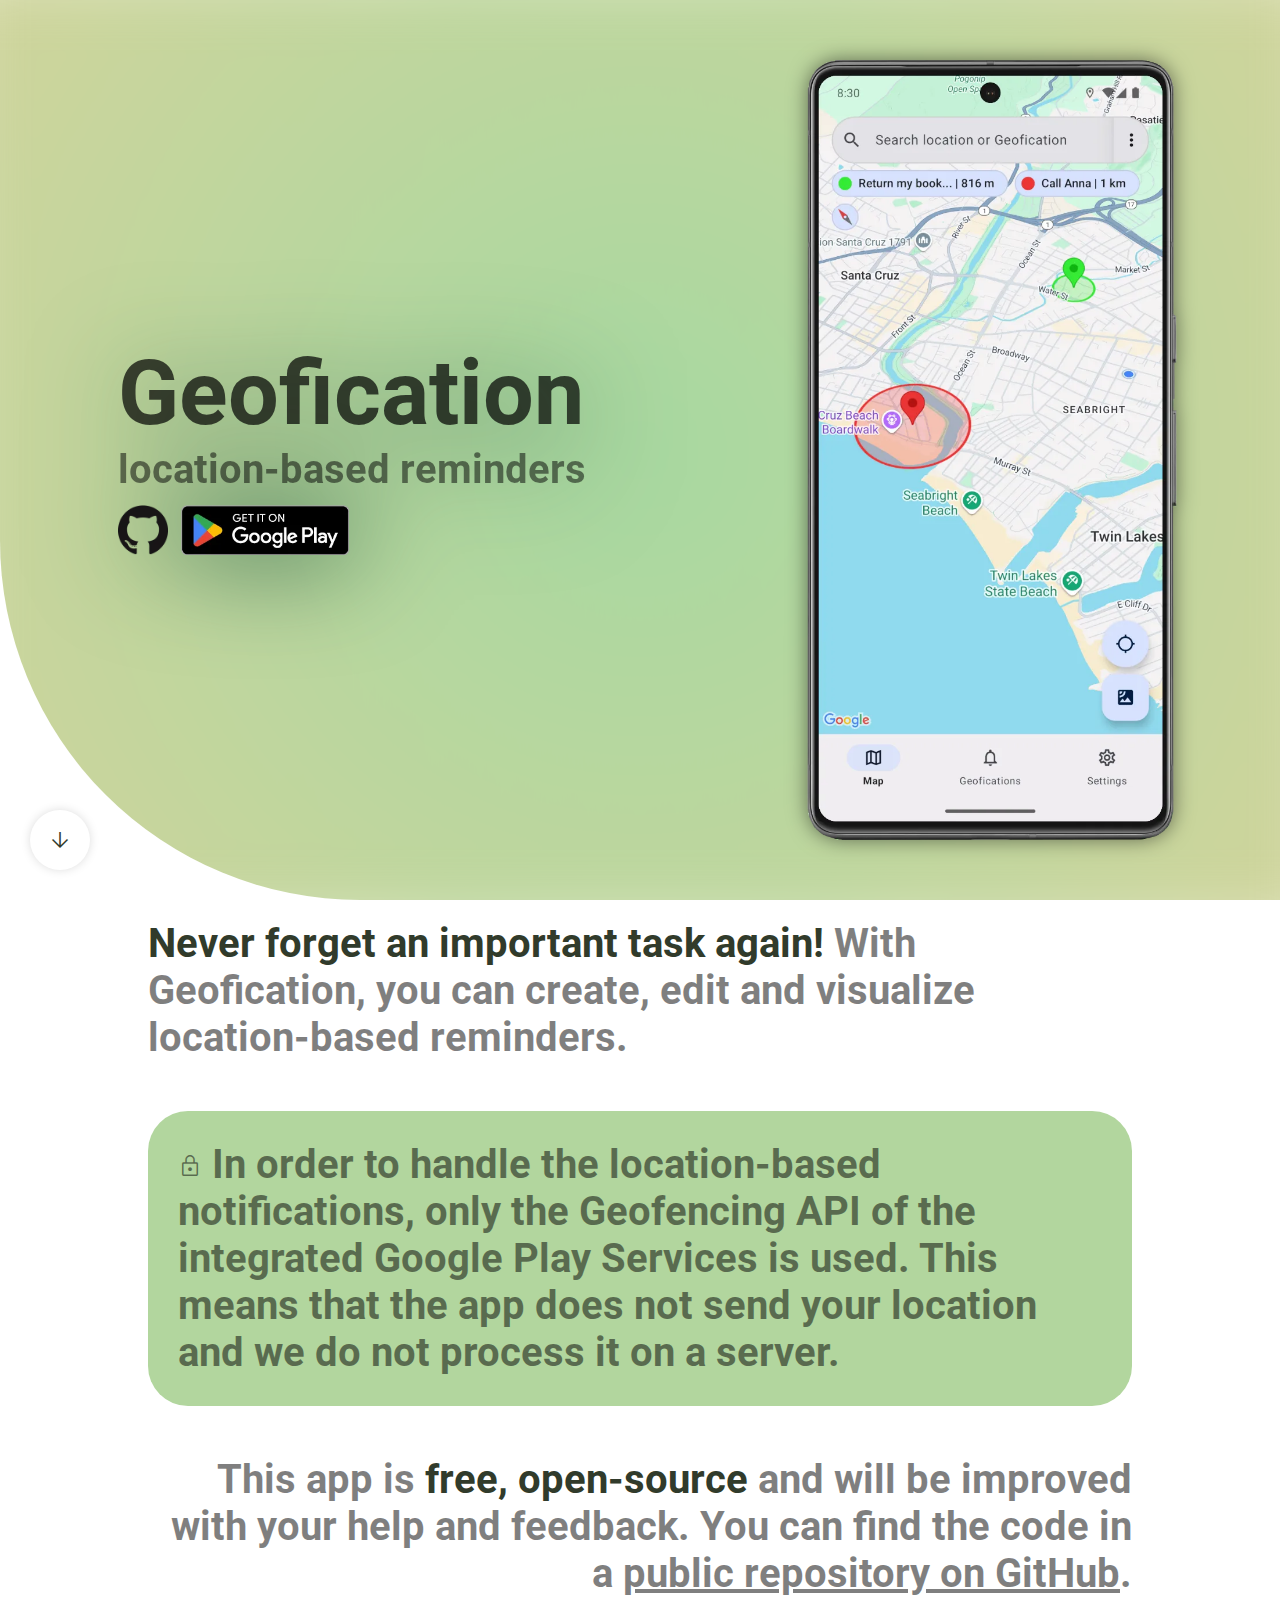
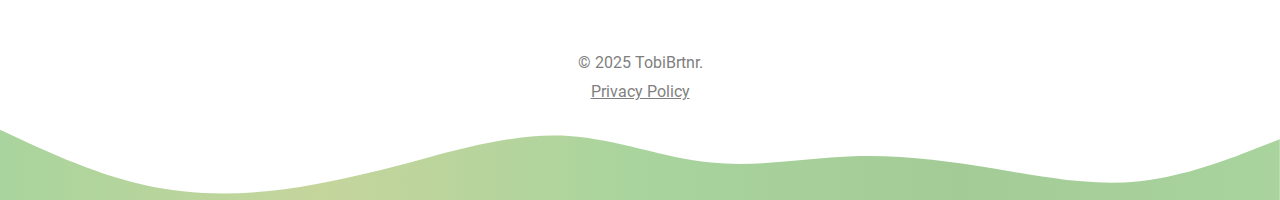
<file: website/public/index.html>
<!DOCTYPE html>
<html>

<head>
  <meta charset="utf-8">
  <link rel="apple-touch-icon" sizes="180x180" href="resources/img/favicon/apple-touch-icon.png">
  <link rel="icon" type="image/png" sizes="32x32" href="resources/img/favicon/favicon-32x32.png">
  <link rel="icon" type="image/png" sizes="16x16" href="resources/img/favicon/favicon-16x16.png">
  <link rel="manifest" href="resources/img/favicon/site.webmanifest">
  <link rel="stylesheet" type="text/css" href="resources/css/styles.css">
  <link rel="stylesheet" type="text/css" href="resources/css/materialsymbols.min.css">
  <meta name="viewport" content="width=device-width, initial-scale=1">
  <title>Geofication</title>
</head>

<body>
    <!-- First page -->
    <div id="page-one">
      <!-- Left side -->
      <div id="headline-wrapper">
        <div>
          <h1 class="notranslate" translate="no">Geofication</h1>
          <h2>location-based reminders</h2>
          <div style="display: flex; flex-direction: row; gap: 12.5px">

            <a href="https://www.github.com/tobibrtnr/Geofication" target="_blank">
              <img src="resources/img/github_black.webp" class="link-badge">
            </a>

            <a href="https://play.google.com/store/apps/details?id=de.tobibrtnr.geofication" target="_blank">
              <img src="resources/img/play_store.webp" class="link-badge">
            </a>
          </div>
        </div>
      </div>
      
      <!-- Right side -->
      <div id="screenshot-wrapper">
        <picture style="height: 100%">
          <source srcset="resources/img/screenshot_dark.webp" media="(prefers-color-scheme: dark)">
          <source srcset="resources/img/screenshot_light.webp" media="(prefers-color-scheme: light)">
          <img src="resources/img/screenshot_light.webp" alt="App Screenshot" id="app-screenshot">
      </picture>
      </div>
        
      <!-- Background -->
      <div id="page-one-background-clip">
       <div id="page-one-background"></div>
      </div>

      <!-- Go down button -->
      <a class="page-two-button" href="#page-two">
        <span class="material-symbols-outlined notranslate" translate="no">
          arrow_downward
        </span>
      </a>
    </div>

    <!-- Second page -->
    <div id="page-two">
      <div id="info-wrapper">
        <div>
          <h2 class="light-font">
            <span class="stressed">Never forget an important task again!</span> With Geofication, you can create, edit and
            visualize location-based reminders. 
          </h2>
        </div>
        <div class="info-container" style="padding: 30px">
          <h2>
            <span class="material-symbols-outlined notranslate" translate="no">
              lock
            </span>
            In order to handle the location-based notifications, only the Geofencing API of the
            integrated Google Play Services is used. This means that the app does not send your
            location and we do not process it on a server.
          </h2>
        </div>
        <div>
          <h2 class="light-font" style="text-align: right;">
            This app is <span class="stressed">free, open-source</span> and will be improved with your help and feedback.
            You can find the code in a <a href="https://www.github.com/tobibrtnr/Geofication" target="_blank">public repository on GitHub</a>.
          </h2>
        </div>
      </div>
      
        <div id="footer">
          <div>
            © 2025 TobiBrtnr.
          </div>
          <a href="privacy">
            Privacy Policy
          </a>
          <svg xmlns="http://www.w3.org/2000/svg" viewBox="0 0 1440 100">
            <defs>
              <linearGradient id="repeating-gradient" x1="0%" y1="0%" x2="100%" y2="0%" gradientUnits="userSpaceOnUse">
                <stop offset="0%" stop-color="#A9D49D" />
                <stop offset="25%" stop-color="#C5D59C" />
                <stop offset="50%" stop-color="#A9D49D" />
                <stop offset="75%" stop-color="#A3CB96" />
                <stop offset="100%" stop-color="#A9D49D" />
              </linearGradient>
            </defs>
            <path transform="scale(1, 0.33)" fill="url(#repeating-gradient)" fill-opacity="1" d="M0,64L26.7,101.3C53.3,139,107,213,160,250.7C213.3,288,267,288,320,266.7C373.3,245,427,203,480,160C533.3,117,587,75,640,85.3C693.3,96,747,160,800,176C853.3,192,907,160,960,154.7C1013.3,149,1067,171,1120,197.3C1173.3,224,1227,256,1280,240C1333.3,224,1387,160,1413,128L1440,96L1440,320L1413.3,320C1386.7,320,1333,320,1280,320C1226.7,320,1173,320,1120,320C1066.7,320,1013,320,960,320C906.7,320,853,320,800,320C746.7,320,693,320,640,320C586.7,320,533,320,480,320C426.7,320,373,320,320,320C266.7,320,213,320,160,320C106.7,320,53,320,27,320L0,320Z"></path>
          </svg>
        </div>

    </div>
      
  </div>
</body>

</html>
</file>
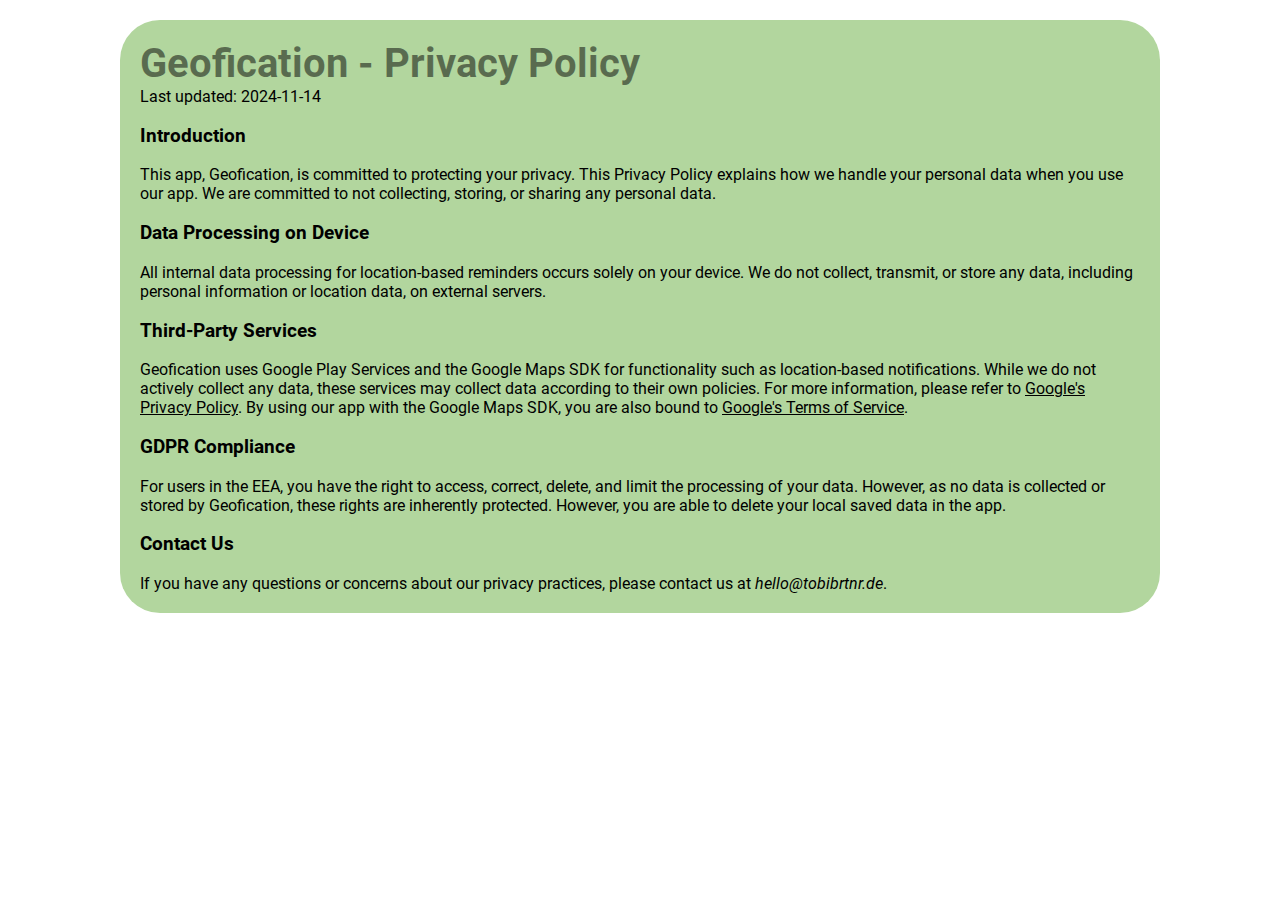
<file: website/public/privacy/index.html>
<!DOCTYPE html>
<html>

<head>
  <meta charset="utf-8">
  <link rel="apple-touch-icon" sizes="180x180" href="../resources/img/favicon/apple-touch-icon.png">
  <link rel="icon" type="image/png" sizes="32x32" href="../resources/img/favicon/favicon-32x32.png">
  <link rel="icon" type="image/png" sizes="16x16" href="../resources/img/favicon/favicon-16x16.png">
  <link rel="manifest" href="../resources/img/favicon/site.webmanifest">
  <link rel="stylesheet" type="text/css" href="../resources/css/styles.css">
  <link rel="stylesheet" type="text/css" href="../resources/css/materialsymbols.min.css">
  <meta name="viewport" content="width=device-width, initial-scale=1">
  <title>Privacy Policy</title>
</head>

<body>
  <div style="display: flex; flex-direction: column; align-items: center; padding: 20px">
    <div class="info-container">
      <h2> Geofication - Privacy Policy</h2>
      <div style="max-width: 1000px" ;>
        Last updated: 2024-11-14
        <h3>Introduction</h3>
        This app, Geofication, is committed to protecting your privacy. This Privacy Policy explains how we handle your
        personal data when you use our app. We are committed to not collecting, storing, or sharing any personal data.
        <h3>Data Processing on Device</h3>
        All internal data processing for location-based reminders occurs solely on your device. We do not collect,
        transmit,
        or store any data, including personal information or location data, on external servers.
        <h3>Third-Party Services</h3>
        Geofication uses Google Play Services and the Google Maps SDK for functionality such as location-based
        notifications. While we do not actively collect any data, these services may collect data according to their own
        policies. For more information, please refer to <a target="_blank"
          href="https://policies.google.com/privacy">Google's Privacy Policy</a>. By using our app with the Google Maps
        SDK, you are also bound to <a target="_blank" , href="https://policies.google.com/terms?hl=en">Google's Terms of
          Service</a>.
        <h3>GDPR Compliance</h3>
        For users in the EEA, you have the right to access, correct, delete, and limit the processing of your data.
        However,
        as no data is collected or stored by Geofication, these rights are inherently protected. However, you are able
        to
        delete your local saved data in the app.
        <h3>Contact Us</h3>
        If you have any questions or concerns about our privacy practices, please contact us at
        <i>hello@tobibrtnr.de</i>.
      </div>
    </div>
  </div>
</body>

</html>
</file>
<file: website/public/resources/css/styles.css>
@font-face {
  font-family: 'Roboto';
  src: url('../fonts/Roboto-Regular.ttf') format('truetype');
  font-weight: 400;
  font-style: normal;
}

@font-face {
  font-family: 'Roboto';
  src: url('../fonts/Roboto-Bold.ttf') format('truetype');
  font-weight: 700;
  font-style: normal;
}

@font-face {
  font-family: 'Roboto';
  src: url('../fonts/Roboto-Italic.ttf') format('truetype');
  font-weight: 400;
  font-style: italic;
}

@font-face {
  font-family: 'Roboto';
  src: url('../fonts/Roboto-Black.ttf') format('truetype');
  font-weight: 900;
  font-style: normal;
}


* {
  box-sizing: border-box;
  scroll-behavior: smooth;
  
  -webkit-tap-highlight-color: transparent;
  -webkit-tap-highlight-color: rgba(0, 0, 0, 0);
}

html {
  font-size: 16px;
  font-family: Roboto, serif-sans;
}

body {
  margin: 0;
  background-color: white;
}

a {
  color: inherit;
} 

#page-one {
  height: 100vh;
  width: 100%;
  position: relative;
  overflow: hidden;
  display: flex;
  flex-direction: row;
}

#page-one-background-clip {
  width: 100%;
  height: 100%;
  z-index: -2;
  position: absolute;
  clip-path: inset(0 0 0 0 round 0 0 0 360px);
}

#page-one-background {
  left: -5%;
  top: -5%;
  width: 110%;
  height: 110%;
  position: absolute;

  filter: blur(40px);
  background-color: #F8ECD0;
  opacity: 1;
  background-image: radial-gradient(circle at center center, #C4F1D7, #F8ECD0), repeating-radial-gradient(circle at center center, #C4F1D7, #C4F1D7, 40px, transparent 80px, transparent 40px);
  background-blend-mode: multiply;
}

#page-two {
  min-height: 100vh;
  display: flex;
  flex-direction: column;
  align-items: center;
  justify-content: space-between;
  position: relative;
}

#headline-wrapper {
  display: flex;
  flex: 1;
  flex-direction: column;
  justify-content: center;
  align-items: center;
  padding: 30px;
  filter: drop-shadow(5px 5px 50px rgba(53, 105, 75, 1));
}

h1 {
  margin: 0;
  margin-block: 0;
  margin-inline: 0;
  font-weight: bold;
  font-size: 5.6rem;
  color: rgba(0, 0, 0, 0.7)
}

h2 {
  font-size: 2.5rem;
  margin: 0;
  margin-block: 0;
  margin-inline: 0;
  color: rgba(0,0,0,0.5)
}

.link-badge {
  height: 50px;
  margin-top: 12.5px;
  transition: transform 0.3s ease;
}

.link-badge:hover {
  transform: scale(1.075);
}

.stressed {
  color: #313B2B;
}

#screenshot-wrapper {
  height: 100vh;
  width: 45%;
  display: flex;
  align-items: center;
  justify-content: center;
  padding: 60px
}

#app-screenshot {
  height: 100%;
  filter: drop-shadow(0px 0px 10px rgba(0,0,0,0.5));
  animation: float 7s ease-in-out infinite;
}

/* Animation to make screenshot move a bit */
@keyframes float {
  0% {
    transform: translate(0, 0) rotate(0deg);
  }
  25% {
    transform: translate(-2px, 3px) rotate(-0.5deg);
  }
  50% {
    transform: translate(3px, -2px) rotate(0.5deg);
  }
  75% {
    transform: translate(-3px, -1px) rotate(-0.3deg);
  }
  100% {
    transform: translate(0, 0) rotate(0deg);
  }
}

#info-wrapper {
  width: 100%;
  max-width: 1024px;
  padding-top: 20px;
  padding-left: 20px;
  padding-right: 20px;
  gap: 50px;
  display: flex;
  flex-direction: column;
}

.info-container {
  background-color: #B2D69E;
  padding: 20px;
  border-radius: 40px;
}

#footer {
  margin-top: 50px;
  width: 100%;
  display: flex;
  flex-direction: column;
  justify-content: center;
  align-items: center;
  gap: 10px;
  color: #7F7F7F;
  z-index: 1;
}

.page-two-button {
  background-color: white;
  position: absolute;
  bottom: 30px;
  left: 30px;
  padding: 10px;
  height: 60px;
  width: 60px;
  display: flex;
  align-items: center;
  justify-content: center;
  border-radius: 50%;
  z-index: 5;
  box-shadow: 0px 0px 12px -2px rgba(0, 0, 0, 0.2);
  text-decoration: none;
  color: #313B2C;
}

/* Mobile layout */
@media only screen and (max-width: 960px) {
  #page-one {
    flex-direction: column;
    height: fit-content;
    align-items: center;
  }

  h1 {
    font-size: 3.3rem;
  }

  h2 {
    font-size: 1.5rem;
  }

  .page-two-button {
    display: none;
  }

  #page-one-background-clip {
    clip-path: none;
  }
}

@media (prefers-color-scheme: dark) {
 body {
  background-color: #1f1f1f;
 }

 .light-font {
  color: rgb(213, 217, 212);
 }

 .stressed {
  color: #9EC591;
 }

}
</file>
<file: website/public/resources/css/materialsymbols.min.css>
@font-face{font-family:'Material Symbols Outlined';font-style:normal;font-weight:400;font-display:swap;src:url(../fonts/materialsymbols.woff2) format('woff2')}.material-symbols-outlined{font-family:'Material Symbols Outlined';font-weight:400;font-style:normal;font-size:24px;line-height:1;letter-spacing:normal;text-transform:none;display:inline-block;white-space:nowrap;word-wrap:normal;direction:ltr;-webkit-font-feature-settings:'liga';font-feature-settings:'liga';-webkit-font-smoothing:antialiased}
</file>
